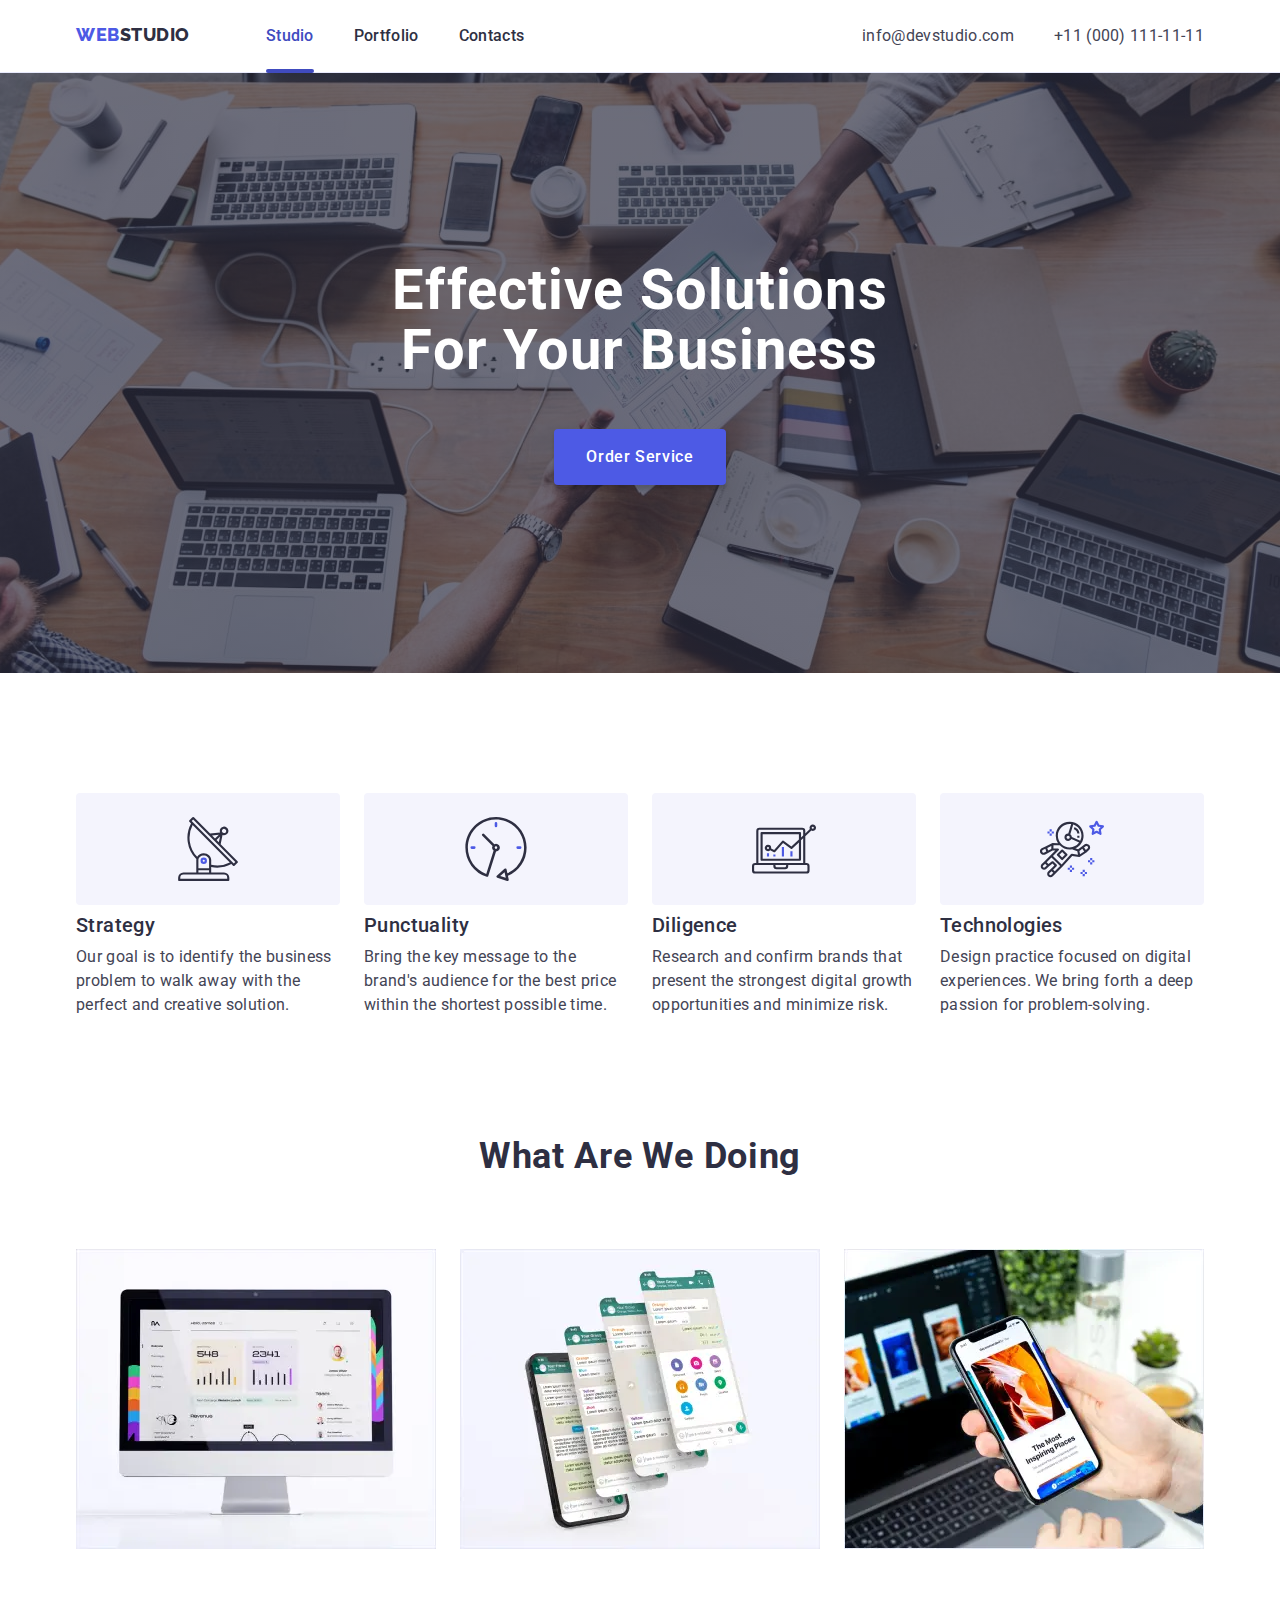
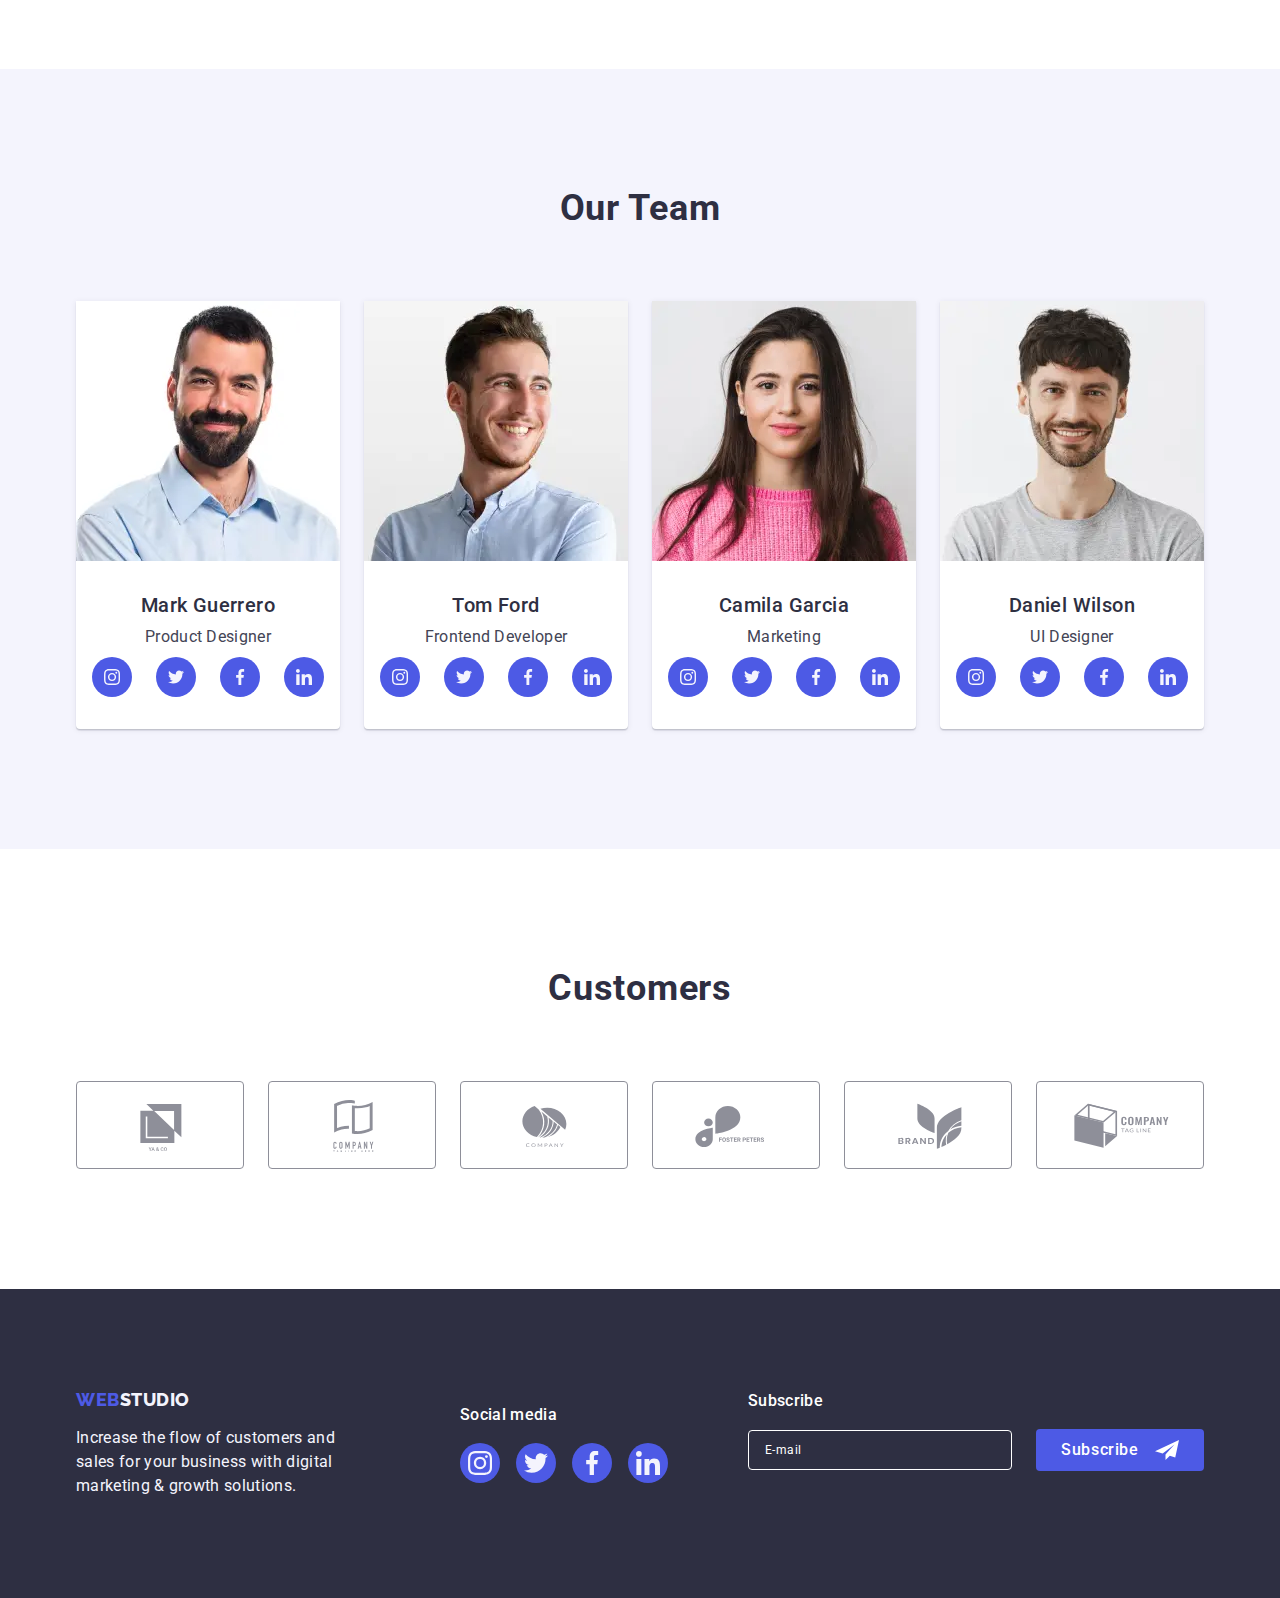
<file: index.html>
<!DOCTYPE html>
<html lang="en">
  <head>
    <meta charset="UTF-8" />
    <meta http-equiv="X-UA-Compatible" content="IE=edge" />
    <meta name="viewport" content="width=device-width, initial-scale=1.0" />
    <title>Studio</title>
    <link rel="preconnect" href="https://fonts.googleapis.com" />
    <link rel="preconnect" href="https://fonts.gstatic.com" crossorigin />
    <link
      rel="stylesheet"
      href="https://cdnjs.cloudflare.com/ajax/libs/modern-normalize/1.1.0/modern-normalize.min.css"
    />
    <link
      href="https://fonts.googleapis.com/css2?family=Raleway:wght@800&family=Roboto:wght@400;500;700&display=swap"
      rel="stylesheet"
    />
    <link rel="stylesheet" href="./css/styles.css" />
  </head>
  <body>
    <header class="header">
      <div class="container">
        <nav class="header-navigation">
          <a class="logo link" href="./index.html">
            Web<span class="logo-second-part">Studio</span>
          </a>
          <ul class="header-list list">
            <li class="item">
              <a class="header-link link current-page-link" href="./index.html"
                >Studio</a
              >
            </li>
            <li class="item">
              <a class="header-link link" href="./portfolio.html">Portfolio</a>
            </li>
            <li class="item">
              <a class="header-link link" href="">Contacts</a>
            </li>
          </ul>
        </nav>
        <address class="address">
          <ul class="address-list list">
            <li class="item">
              <a class="address-link link" href="mailto:info@devstudio.com"
                >info@devstudio.com
              </a>
            </li>
            <li class="item">
              <a class="address-link link" href="tel:+110001111111"
                >+11 (000) 111-11-11</a
              >
            </li>
          </ul>
        </address>
        <button
          class="open-menu-button js-open-menu"
          aria-expanded="false"
          aria-controls="mobile-menu"
        >
          <svg class="open-menu-icon" width="32" height="22">
            <use href="./images/icons.svg#icon-menu-hamburger"></use>
          </svg>
        </button>
      </div>
    </header>
    <main>
      <section class="section-hero">
        <div class="container">
          <h1 class="hero-title">Effective Solutions for Your Business</h1>
          <button class="hero-button button" type="button" data-modal-open>
            Order Service
          </button>
        </div>
      </section>
      <section class="section-advantages">
        <div class="container">
          <h2 class="advantages-title visually-hidden" hidden>Advantages</h2>
          <ul class="advantages-list list">
            <li class="item">
              <div class="wrapper">
                <svg class="wrapper-icon" width="64" height="64">
                  <use href="./images/icons.svg#advantages-strategy"></use>
                </svg>
              </div>
              <h3 class="advantages-subtitle subtitle">Strategy</h3>
              <p class="advantages-text text">
                Our goal is to identify the business problem to walk away with
                the perfect and creative solution.
              </p>
            </li>
            <li class="item">
              <div class="wrapper">
                <svg class="wrapper-icon" width="64" height="64">
                  <use href="./images/icons.svg#advantages-punctuality"></use>
                </svg>
              </div>
              <h3 class="advantages-subtitle subtitle">Punctuality</h3>
              <p class="advantages-text text">
                Bring the key message to the brand's audience for the best price
                within the shortest possible time.
              </p>
            </li>
            <li class="item">
              <div class="wrapper">
                <svg class="wrapper-icon" width="64" height="64">
                  <use href="./images/icons.svg#advantages-diligence"></use>
                </svg>
              </div>
              <h3 class="advantages-subtitle subtitle">Diligence</h3>
              <p class="advantages-text text">
                Research and confirm brands that present the strongest digital
                growth opportunities and minimize risk.
              </p>
            </li>
            <li class="item">
              <div class="wrapper">
                <svg class="wrapper-icon" width="64" height="64">
                  <use href="./images/icons.svg#advantages-technologies"></use>
                </svg>
              </div>
              <h3 class="advantages-subtitle subtitle">Technologies</h3>
              <p class="advantages-text text">
                Design practice focused on digital experiences. We bring forth a
                deep passion for problem-solving.
              </p>
            </li>
          </ul>
        </div>
      </section>
      <section class="section-examples">
        <div class="container">
          <h2 class="examples-title second-title">What are we doing</h2>
          <ul class="examples-list list">
            <li class="item">
              <picture>
                <source
                  srcset="
                    ./images/advantages/advantages-1.webp    1x,
                    ./images/advantages/advantages-1@2x.webp 2x
                  "
                  type="image/webp"
                />
                <source
                  srcset="
                    ./images/advantages/advantages-1-min.jpg    1x,
                    ./images/advantages/advantages-1@2x-min.jpg 2x
                  "
                  type="image/jpeg"
                />

                <img
                  src="./images/advantages/advantages-1-min.jpg"
                  alt="monitor web app"
                  width="360"
                  height="300"
                />
              </picture>
            </li>
            <li class="item">
              <picture>
                <source
                  srcset="
                    ./images/advantages/advantages-2.webp    1x,
                    ./images/advantages/advantages-2@2x.webp 2x
                  "
                  type="image/webp"
                />
                <source
                  srcset="
                    ./images/advantages/advantages-2-min.jpg    1x,
                    ./images/advantages/advantages-2@2x-min.jpg 2x
                  "
                  type="image/jpeg"
                />

                <img
                  src="./images/advantages/advantages-2-min.jpg"
                  alt="monitor web app"
                  width="360"
                  height="300"
                />
              </picture>
            </li>
            <li class="item">
              <picture>
                <source
                  srcset="
                    ./images/advantages/advantages-3.webp    1x,
                    ./images/advantages/advantages-3@2x.webp 2x
                  "
                  type="image/webp"
                />
                <source
                  srcset="
                    ./images/advantages/advantages-3-min.jpg    1x,
                    ./images/advantages/advantages-3@2x-min.jpg 2x
                  "
                  type="image/jpeg"
                />

                <img
                  src="./images/advantages/advantages-3-min.jpg"
                  alt="monitor web app"
                  width="360"
                  height="300"
                />
              </picture>
            </li>
          </ul>
        </div>
      </section>
      <section class="section-team">
        <div class="container">
          <h2 class="team-title second-title">Our Team</h2>
          <ul class="team-list list">
            <li class="item">
              <picture>
                <source
                  srcset="
                    ./images/team/team-1.webp    1x,
                    ./images/team/team-1@2x.webp 2x
                  "
                  type="image/webp"
                />
                <source
                  srcset="
                    ./images/team/team-1-min.jpg    1x,
                    ./images/team/team-1@2x-min.jpg 2x
                  "
                  type="image/jpeg"
                />
                <img
                  src="./images/team/team-1-min.jpg"
                  alt="man"
                  width="264"
                  height="260"
                />
              </picture>

              <div class="content">
                <h3 class="team-subtitle subtitle">Mark Guerrero</h3>
                <p class="team-text text">Product Designer</p>
                <ul class="team-socials-list socials-list list">
                  <li class="socials-item">
                    <a href="" class="socials-link link"
                      ><svg class="socials-icon" width="16" height="16">
                        <use href="./images/icons.svg#instagram"></use>
                      </svg>
                    </a>
                  </li>
                  <li class="socials-item">
                    <a href="" class="socials-link link"
                      ><svg class="socials-icon" width="16" height="16">
                        <use href="./images/icons.svg#twitter"></use>
                      </svg>
                    </a>
                  </li>
                  <li class="socials-item">
                    <a href="" class="socials-link link"
                      ><svg class="socials-icon" width="16" height="16">
                        <use href="./images/icons.svg#facebook"></use>
                      </svg>
                    </a>
                  </li>
                  <li class="socials-item">
                    <a href="" class="socials-link link"
                      ><svg class="socials-icon" width="16" height="16">
                        <use href="./images/icons.svg#linkedin"></use>
                      </svg>
                    </a>
                  </li>
                </ul>
              </div>
            </li>
            <li class="item">
              <picture>
                <source
                  srcset="
                    ./images/team/team-2.webp    1x,
                    ./images/team/team-2@2x.webp 2x
                  "
                  type="image/webp"
                />
                <source
                  srcset="
                    ./images/team/team-2-min.jpg    1x,
                    ./images/team/team-2@2x-min.jpg 2x
                  "
                  type="image/jpeg"
                />
                <img
                  src="./images/team/team-2-min.jpg"
                  alt="man"
                  width="264"
                  height="260"
                />
              </picture>
              <div class="content">
                <h3 class="team-subtitle subtitle">Tom Ford</h3>
                <p class="team-text text">Frontend Developer</p>
                <ul class="team-socials-list socials-list list">
                  <li class="socials-item">
                    <a href="" class="socials-link link"
                      ><svg class="socials-icon" width="16" height="16">
                        <use href="./images/icons.svg#instagram"></use>
                      </svg>
                    </a>
                  </li>
                  <li class="socials-item">
                    <a href="" class="socials-link link"
                      ><svg class="socials-icon" width="16" height="16">
                        <use href="./images/icons.svg#twitter"></use>
                      </svg>
                    </a>
                  </li>
                  <li class="socials-item">
                    <a href="" class="socials-link link"
                      ><svg class="socials-icon" width="16" height="16">
                        <use href="./images/icons.svg#facebook"></use>
                      </svg>
                    </a>
                  </li>
                  <li class="socials-item">
                    <a href="" class="socials-link link"
                      ><svg class="socials-icon" width="16" height="16">
                        <use href="./images/icons.svg#linkedin"></use>
                      </svg>
                    </a>
                  </li>
                </ul>
              </div>
            </li>
            <li class="item">
              <picture>
                <source
                  srcset="
                    ./images/team/team-3.webp    1x,
                    ./images/team/team-3@2x.webp 2x
                  "
                  type="image/webp"
                />
                <source
                  srcset="
                    ./images/team/team-3-min.jpg    1x,
                    ./images/team/team-3@2x-min.jpg 2x
                  "
                  type="image/jpeg"
                />
                <img
                  src="./images/team/team-3-min.jpg"
                  alt="woman"
                  width="264"
                  height="260"
                />
              </picture>
              <div class="content">
                <h3 class="team-subtitle subtitle">Camila Garcia</h3>
                <p class="team-text text">Marketing</p>
                <ul class="team-socials-list socials-list list">
                  <li class="socials-item">
                    <a href="" class="socials-link link"
                      ><svg class="socials-icon" width="16" height="16">
                        <use href="./images/icons.svg#instagram"></use>
                      </svg>
                    </a>
                  </li>
                  <li class="socials-item">
                    <a href="" class="socials-link link"
                      ><svg class="socials-icon" width="16" height="16">
                        <use href="./images/icons.svg#twitter"></use>
                      </svg>
                    </a>
                  </li>
                  <li class="socials-item">
                    <a href="" class="socials-link link"
                      ><svg class="socials-icon" width="16" height="16">
                        <use href="./images/icons.svg#facebook"></use>
                      </svg>
                    </a>
                  </li>
                  <li class="socials-item">
                    <a href="" class="socials-link link"
                      ><svg class="socials-icon" width="16" height="16">
                        <use href="./images/icons.svg#linkedin"></use>
                      </svg>
                    </a>
                  </li>
                </ul>
              </div>
            </li>
            <li class="item">
              <picture>
                <source
                  srcset="
                    ./images/team/team-4.webp    1x,
                    ./images/team/team-4@2x.webp 2x
                  "
                  type="image/webp"
                />
                <source
                  srcset="
                    ./images/team/team-4-min.jpg    1x,
                    ./images/team/team-4@2x-min.jpg 2x
                  "
                  type="image/jpeg"
                />
                <img
                  src="./images/team/team-4-min.jpg"
                  alt="man"
                  width="264"
                  height="260"
                />
              </picture>
              <div class="content">
                <h3 class="team-subtitle subtitle">Daniel Wilson</h3>
                <p class="team-text text">UI Designer</p>
                <ul class="team-socials-list socials-list list">
                  <li class="socials-item">
                    <a href="" class="socials-link link"
                      ><svg class="socials-icon" width="16" height="16">
                        <use href="./images/icons.svg#instagram"></use>
                      </svg>
                    </a>
                  </li>
                  <li class="socials-item">
                    <a href="" class="socials-link link"
                      ><svg class="socials-icon" width="16" height="16">
                        <use href="./images/icons.svg#twitter"></use>
                      </svg>
                    </a>
                  </li>
                  <li class="socials-item">
                    <a href="" class="socials-link link"
                      ><svg class="socials-icon" width="16" height="16">
                        <use href="./images/icons.svg#facebook"></use>
                      </svg>
                    </a>
                  </li>
                  <li class="socials-item">
                    <a href="" class="socials-link link"
                      ><svg class="socials-icon" width="16" height="16">
                        <use href="./images/icons.svg#linkedin"></use>
                      </svg>
                    </a>
                  </li>
                </ul>
              </div>
            </li>
          </ul>
        </div>
      </section>
      <section class="section-customers">
        <div class="container">
          <h2 class="customers-title second-title">Customers</h2>
          <ul class="customers-list list">
            <li class="item">
              <a href="" class="customers-link link"
                ><svg class="customers-icon" width="104" height="56">
                  <use href="./images/icons.svg#customer-1"></use>
                </svg>
              </a>
            </li>
            <li class="item">
              <a href="" class="customers-link link"
                ><svg class="customers-icon" width="104" height="56">
                  <use href="./images/icons.svg#customer-2"></use>
                </svg>
              </a>
            </li>
            <li class="item">
              <a href="" class="customers-link link"
                ><svg class="customers-icon" width="104" height="56">
                  <use href="./images/icons.svg#customer-3"></use>
                </svg>
              </a>
            </li>
            <li class="item">
              <a href="" class="customers-link link"
                ><svg class="customers-icon" width="104" height="56">
                  <use href="./images/icons.svg#customer-4"></use>
                </svg>
              </a>
            </li>
            <li class="item">
              <a href="" class="customers-link link"
                ><svg class="customers-icon" width="104" height="56">
                  <use href="./images/icons.svg#customer-5 "></use>
                </svg>
              </a>
            </li>
            <li class="item">
              <a href="" class="customers-link link"
                ><svg class="customers-icon" width="104" height="56">
                  <use href="./images/icons.svg#customer-6"></use>
                </svg>
              </a>
            </li>
          </ul>
        </div>
      </section>
    </main>
    <footer class="footer">
      <div class="container">
        <div class="footer-info-box">
          <a class="logo link" href="./index.html"
            >Web<span class="logo-second-part">Studio</span>
          </a>
          <p class="footer-text text">
            Increase the flow of customers and sales for your business with
            digital marketing & growth solutions.
          </p>
        </div>
        <div class="footer-socials-box">
          <p class="footer-text-medium text-medium">Social media</p>
          <ul class="footer-socials-list socials-list list">
            <li class="socials-item">
              <a href="" class="socials-link link"
                ><svg class="socials-icon" width="24" height="24">
                  <use href="./images/icons.svg#instagram"></use>
                </svg>
              </a>
            </li>
            <li class="socials-item">
              <a href="" class="socials-link link"
                ><svg class="socials-icon" width="24" height="24">
                  <use href="./images/icons.svg#twitter"></use>
                </svg>
              </a>
            </li>
            <li class="socials-item">
              <a href="" class="socials-link link"
                ><svg class="socials-icon" width="24" height="24">
                  <use href="./images/icons.svg#facebook"></use>
                </svg>
              </a>
            </li>
            <li class="socials-item">
              <a href="" class="socials-link link"
                ><svg class="socials-icon" width="24" height="24">
                  <use href="./images/icons.svg#linkedin"></use>
                </svg>
              </a>
            </li>
          </ul>
        </div>
        <div class="footer-form-box">
          <p class="footer-text-medium text-medium">Subscribe</p>
          <form class="footer-form">
            <label class="footer-form-label">
              <input
                class="footer-form-input"
                type="email"
                name="email"
                placeholder="E-mail"
                required
              />
            </label>
            <button class="footer-form-button button" type="submit">
              Subscribe
              <svg class="footer-form-button-icon" width="24" height="24">
                <use href="./images/icons.svg#subscribe"></use>
              </svg>
            </button>
          </form>
        </div>
      </div>
    </footer>
    <div class="backdrop is-hidden" data-modal>
      <div class="modal">
        <button
          class="close-modal-button close-button"
          type="button"
          data-modal-close
        >
          <svg class="close-icon" width="8" height="8">
            <use href="./images/icons.svg#close"></use>
          </svg>
        </button>
        <strong class="modal-title text-medium">
          Leave your contacts and we will call you back
        </strong>
        <form class="modal-form">
          <label class="modal-form-label">
            <span class="modal-form-label-text">Name</span>
            <span class="modal-form-field">
              <input
                class="modal-form-input"
                type="text"
                name="name"
                required
              />
              <svg class="modal-form-icon" width="18" height="18">
                <use href="./images/icons.svg#modal-name"></use>
              </svg>
            </span>
          </label>
          <label class="modal-form-label">
            <span class="modal-form-label-text">Phone</span>
            <span class="modal-form-field">
              <input
                class="modal-form-input"
                type="tel"
                name="phone"
                required
              />
              <svg class="modal-form-icon" width="18" height="24">
                <use href="./images/icons.svg#modal-phone"></use>
              </svg>
            </span>
          </label>
          <label class="modal-form-label">
            <span class="modal-form-label-text">Email</span>
            <span class="modal-form-field">
              <input
                class="modal-form-input"
                type="email"
                name="email"
                required
              />
              <svg class="modal-form-icon" width="18" height="24">
                <use href="./images/icons.svg#modal-email"></use>
              </svg>
            </span>
          </label>
          <label class="modal-form-label">
            <span class="modal-form-label-text">Comment</span>
            <textarea
              class="modal-form-textarea text-small"
              name="comment"
              placeholder="Text input"
            ></textarea>
          </label>
          <label class="modal-form-policy-label">
            <input
              class="modal-form-policy-checkbox visually-hidden"
              type="checkbox"
              name="policy"
              value="accept"
              required
            />
            <span class="modal-form-policy-wrapper"
              ><svg class="modal-form-policy-icon" width="10" height="8">
                <use href="./images/icons.svg#checkbox"></use>
              </svg>
            </span>
            <span class="modal-form-policy-text text-small"
              >I accept the terms and conditions of the
              <a href="" class="modal-form-policy-link">Privacy Policy</a>
            </span>
          </label>
          <button class="modal-form-policy-button button" type="submit">
            Send
          </button>
        </form>
      </div>
    </div>

    <div class="menu-container js-menu-container" id="mobile-menu">
      <button
        class="close-menu-button close-button js-close-menu"
        type="button"
      >
        <svg class="close-icon" width="8" height="8">
          <use href="./images/icons.svg#close"></use>
        </svg>
      </button>
      <ul class="mobile-menu-list list">
        <li class="mobile-menu-item">
          <a href="" class="mobile-menu-link link current-page-link">Studio</a>
        </li>
        <li class="mobile-menu-item">
          <a href="./portfolio.html" class="mobile-menu-link link">Portfolio</a>
        </li>
        <li class="mobile-menu-item">
          <a href="" class="mobile-menu-link link">Contacts</a>
        </li>
      </ul>
      <ul class="mobile-menu-address list">
        <li class="mobile-tel">
          <a class="mobile-tel-link link" href="tel:+110001111111"
            >+11 (000) 111-11-11
          </a>
        </li>
        <li class="mobile-mail">
          <a class="mobile-mail-link link" href="mailto:info@devstudio.com"
            >info@devstudio.com
          </a>
        </li>
      </ul>

      <ul class="mobile-menu-socials-list socials-list list">
        <li class="socials-item">
          <a href="" class="socials-link link"
            ><svg class="socials-icon" width="24" height="24">
              <use href="./images/icons.svg#instagram"></use>
            </svg>
          </a>
        </li>
        <li class="socials-item">
          <a href="" class="socials-link link"
            ><svg class="socials-icon" width="24" height="24">
              <use href="./images/icons.svg#twitter"></use>
            </svg>
          </a>
        </li>
        <li class="socials-item">
          <a href="" class="socials-link link"
            ><svg class="socials-icon" width="24" height="24">
              <use href="./images/icons.svg#facebook"></use>
            </svg>
          </a>
        </li>
        <li class="socials-item">
          <a href="" class="socials-link link"
            ><svg class="socials-icon" width="24" height="24">
              <use href="./images/icons.svg#linkedin"></use>
            </svg>
          </a>
        </li>
      </ul>
    </div>

    <script src="./js/modal.js"></script>
    <script src="./js/mobile-menu.js"></script>
  </body>
</html>
</file>
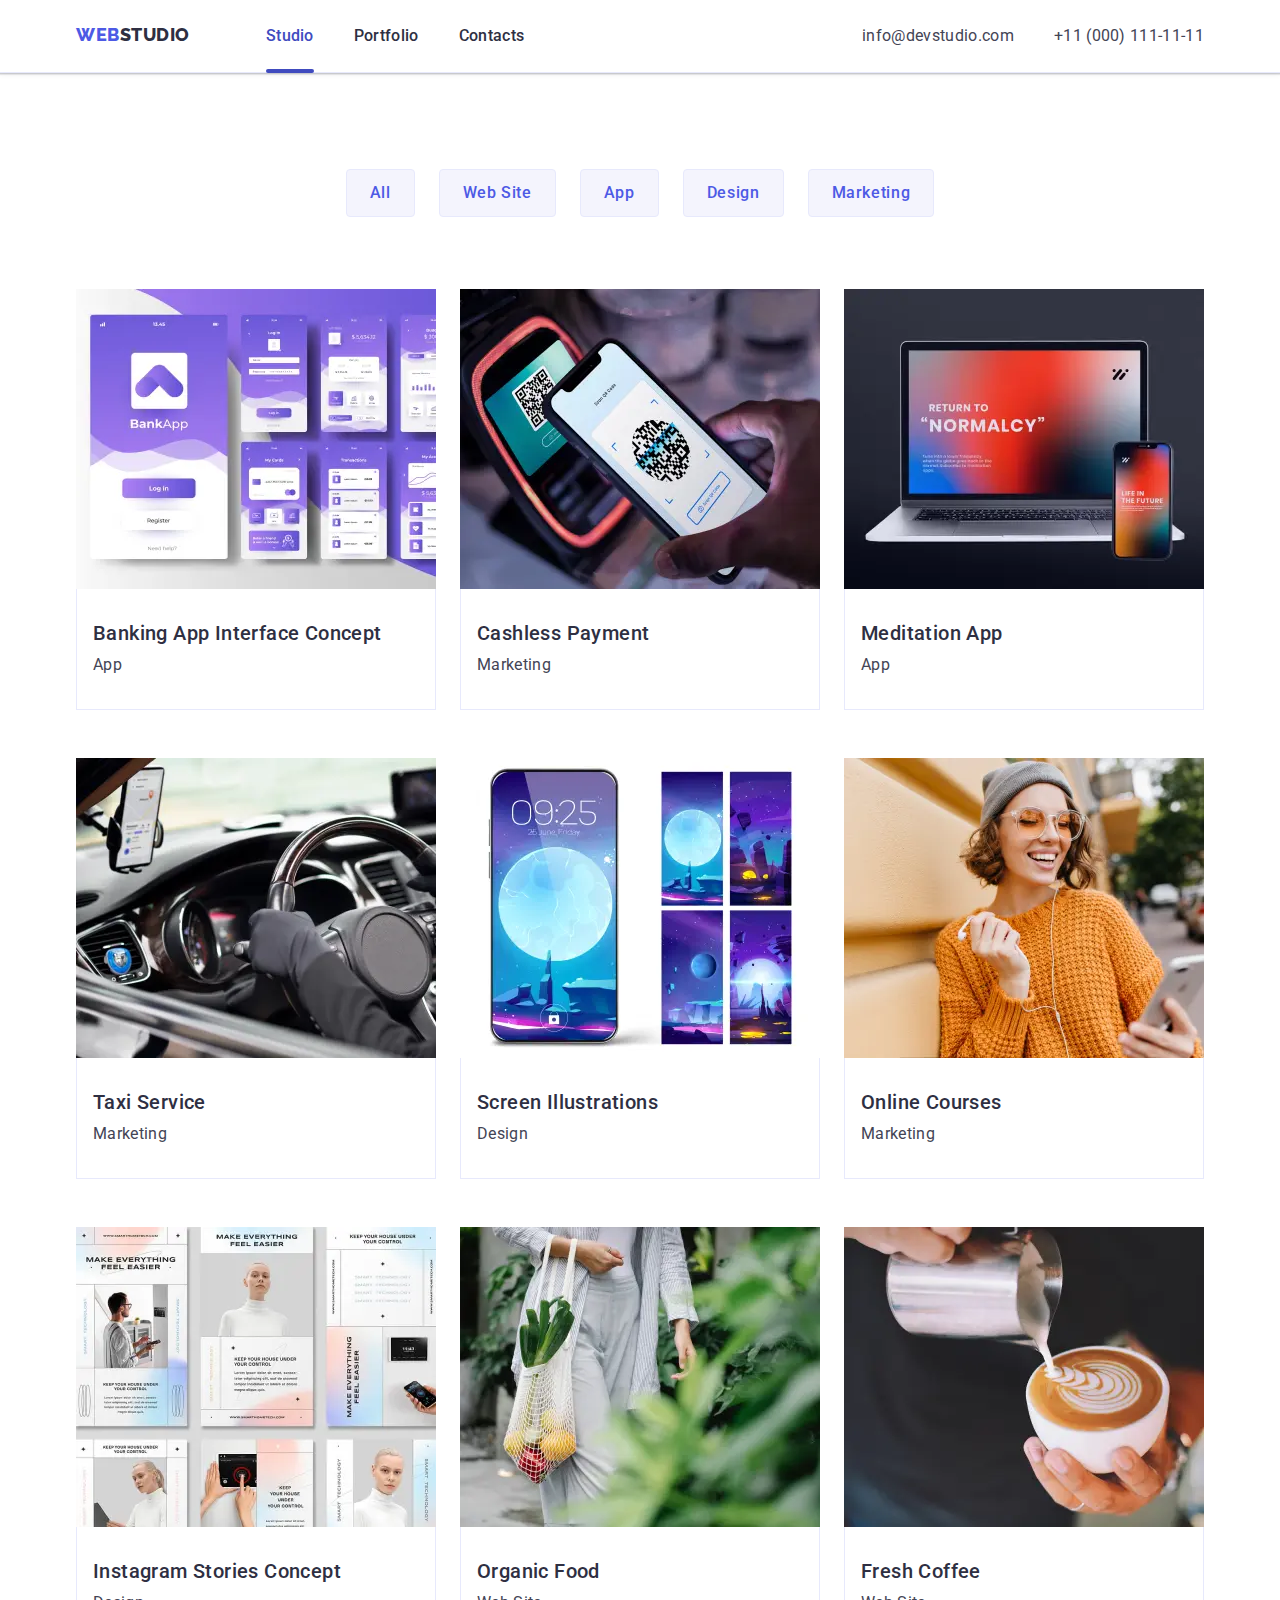
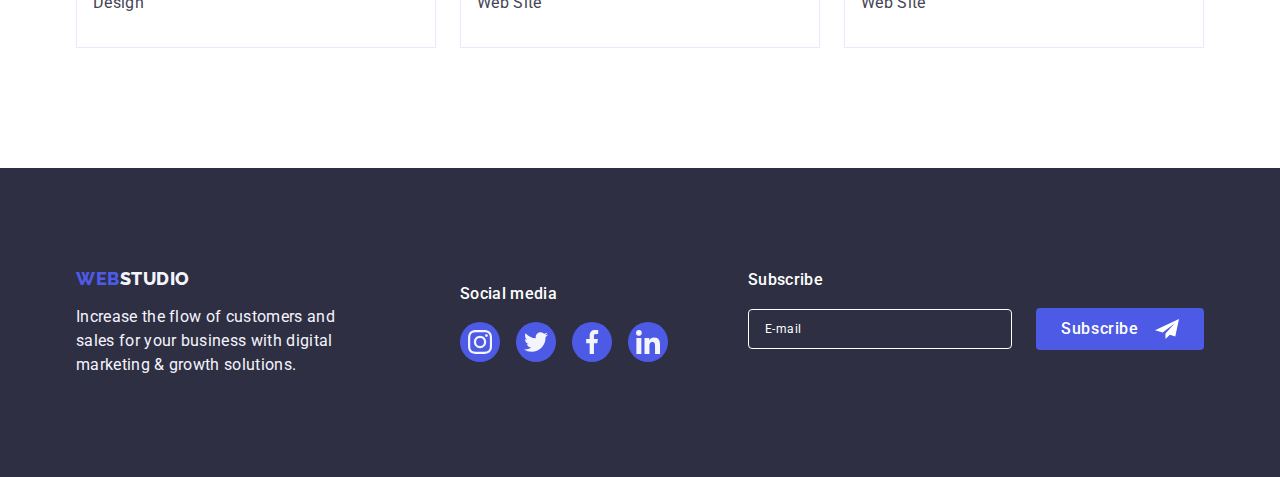
<file: portfolio.html>
<!DOCTYPE html>
<html lang="en">
  <head>
    <meta charset="UTF-8" />
    <meta http-equiv="X-UA-Compatible" content="IE=edge" />
    <meta name="viewport" content="width=device-width, initial-scale=1.0" />
    <title>Studio</title>
    <link rel="preconnect" href="https://fonts.googleapis.com" />
    <link rel="preconnect" href="https://fonts.gstatic.com" crossorigin />
    <link
      rel="stylesheet"
      href="https://cdnjs.cloudflare.com/ajax/libs/modern-normalize/1.1.0/modern-normalize.min.css"
    />
    <link
      href="https://fonts.googleapis.com/css2?family=Raleway:wght@800&family=Roboto:wght@400;500;700&display=swap"
      rel="stylesheet"
    />
    <link rel="stylesheet" href="./css/styles.css" />
  </head>
  <body>
    <header class="header">
      <div class="container">
        <nav class="header-navigation">
          <a class="logo link" href="./index.html">
            Web<span class="logo-second-part">Studio</span>
          </a>
          <ul class="header-list list">
            <li class="item">
              <a class="header-link link current-page-link" href="./index.html"
                >Studio</a
              >
            </li>
            <li class="item">
              <a class="header-link link" href="./portfolio.html">Portfolio</a>
            </li>
            <li class="item">
              <a class="header-link link" href="">Contacts</a>
            </li>
          </ul>
        </nav>
        <address class="address">
          <ul class="address-list list">
            <li class="item">
              <a class="address-link link" href="mailto:info@devstudio.com"
                >info@devstudio.com
              </a>
            </li>
            <li class="item">
              <a class="address-link link" href="tel:+110001111111"
                >+11 (000) 111-11-11</a
              >
            </li>
          </ul>
        </address>
        <button
          class="open-menu-button js-open-menu"
          aria-expanded="false"
          aria-controls="mobile-menu"
        >
          <svg class="open-menu-icon" width="32" height="22">
            <use href="./images/icons.svg#icon-menu-hamburger"></use>
          </svg>
        </button>
      </div>
    </header>
    <main>
      <section class="section-application">
        <div class="container">
          <h1 class="title-hidden" hidden>
            Effective Solutions for Your Business
          </h1>
          <ul class="application-button-list list">
            <li class="item">
              <button class="application-button button" type="button">
                All
              </button>
            </li>
            <li class="item">
              <button class="application-button button" type="button">
                Web Site
              </button>
            </li>
            <li class="item">
              <button class="application-button button" type="button">
                App
              </button>
            </li>
            <li class="item">
              <button class="application-button button" type="button">
                Design
              </button>
            </li>
            <li class="item">
              <button class="application-button button" type="button">
                Marketing
              </button>
            </li>
          </ul>
          <ul class="application-list list">
            <li class="item">
              <a href="" class="application-link link"
                ><div class="application-wrapper">
                  <picture>
                    <source
                      srcset="
                        ./images/portfolio/portfolio-1_tab_desk@1x.webp 1x,
                        ./images/portfolio/portfolio-1_tab_desk@2x.webp 2x
                      "
                      type="image/webp"
                    />
                    <source
                      srcset="
                        ./images/portfolio/portfolio-1_tab_desk@1x-min.jpg 1x,
                        ./images/portfolio/portfolio-1_tab_desk@2x-min.jpg 2x
                      "
                      type="image/jpeg"
                    />
                    <img
                      src="./images/portfolio/portfolio-1_tab_desk@1x-min.jpg"
                      alt="banking app interface"
                      width="360"
                      height="300"
                    />
                  </picture>

                  <p class="application-overlay text">
                    14 Stylish and User-Friendly App Design Concepts · Task
                    Manager App · Calorie Tracker App · Exotic Fruit Ecommerce
                    App · Cloud Storage App
                  </p>
                </div>
                <div class="content">
                  <h2 class="application-subtitle subtitle">
                    Banking App Interface Concept
                  </h2>
                  <p class="application-text text">App</p>
                </div>
              </a>
            </li>
            <li class="item">
              <a href="" class="application-link link"
                ><div class="application-wrapper">
                  <picture>
                    <source
                      srcset="
                        ./images/portfolio/portfolio-2_tab_desk@1x.webp 1x,
                        ./images/portfolio/portfolio-2_tab_desk@2x.webp 2x
                      "
                      type="image/webp"
                    />
                    <source
                      srcset="
                        ./images/portfolio/portfolio-2_tab_desk@1x-min.jpg 1x,
                        ./images/portfolio/portfolio-2_tab_desk@2x-min.jpg 2x
                      "
                      type="image/jpeg"
                    />
                    <img
                      src="./images/portfolio/portfolio-2_tab_desk@1x-min.jpg"
                      alt="banking app interface"
                      width="360"
                      height="300"
                    />
                  </picture>
                  <p class="application-overlay text">
                    14 Stylish and User-Friendly App Design Concepts · Task
                    Manager App · Calorie Tracker App · Exotic Fruit Ecommerce
                    App · Cloud Storage App
                  </p>
                </div>
                <div class="content">
                  <h2 class="application-subtitle subtitle">
                    Cashless Payment
                  </h2>
                  <p class="application-text text">Marketing</p>
                </div>
              </a>
            </li>
            <li class="item">
              <a href="" class="application-link link"
                ><div class="application-wrapper">
                  <picture>
                    <source
                      srcset="
                        ./images/portfolio/portfolio-3_tab_desk@1x.webp 1x,
                        ./images/portfolio/portfolio-3_tab_desk@2x.webp 2x
                      "
                      type="image/webp"
                    />
                    <source
                      srcset="
                        ./images/portfolio/portfolio-3_tab_desk@1x-min.jpg 1x,
                        ./images/portfolio/portfolio-3_tab_desk@2x-min.jpg 2x
                      "
                      type="image/jpeg"
                    />
                    <img
                      src="./images/portfolio/portfolio-3_tab_desk@1x-min.jpg"
                      alt="banking app interface"
                      width="360"
                      height="300"
                    />
                  </picture>
                  <p class="application-overlay text">
                    14 Stylish and User-Friendly App Design Concepts · Task
                    Manager App · Calorie Tracker App · Exotic Fruit Ecommerce
                    App · Cloud Storage App
                  </p>
                </div>
                <div class="content">
                  <h2 class="application-subtitle subtitle">Meditation App</h2>
                  <p class="application-text text">App</p>
                </div>
              </a>
            </li>
            <li class="item">
              <a href="" class="application-link link"
                ><div class="application-wrapper">
                  <picture>
                    <source
                      srcset="
                        ./images/portfolio/portfolio-4_tab_desk@1x.webp 1x,
                        ./images/portfolio/portfolio-4_tab_desk@2x.webp 2x
                      "
                      type="image/webp"
                    />
                    <source
                      srcset="
                        ./images/portfolio/portfolio-4_tab_desk@1x-min.jpg 1x,
                        ./images/portfolio/portfolio-4_tab_desk@2x-min.jpg 2x
                      "
                      type="image/jpeg"
                    />
                    <img
                      src="./images/portfolio/portfolio-4_tab_desk@1x-min.jpg"
                      alt="banking app interface"
                      width="360"
                      height="300"
                    />
                  </picture>
                  <p class="application-overlay text">
                    14 Stylish and User-Friendly App Design Concepts · Task
                    Manager App · Calorie Tracker App · Exotic Fruit Ecommerce
                    App · Cloud Storage App
                  </p>
                </div>
                <div class="content">
                  <h2 class="application-subtitle subtitle">Taxi Service</h2>
                  <p class="application-text text">Marketing</p>
                </div>
              </a>
            </li>
            <li class="item">
              <a href="" class="application-link link">
                <div class="application-wrapper">
                  <picture>
                    <source
                      srcset="
                        ./images/portfolio/portfolio-5_tab_desk@1x.webp 1x,
                        ./images/portfolio/portfolio-5_tab_desk@2x.webp 2x
                      "
                      type="image/webp"
                    />
                    <source
                      srcset="
                        ./images/portfolio/portfolio-5_tab_desk@1x-min.jpg 1x,
                        ./images/portfolio/portfolio-5_tab_desk@2x-min.jpg 2x
                      "
                      type="image/jpeg"
                    />
                    <img
                      src="./images/portfolio/portfolio-5_tab_desk@1x-min.jpg"
                      alt="banking app interface"
                      width="360"
                      height="300"
                    />
                  </picture>
                  <p class="application-overlay text">
                    14 Stylish and User-Friendly App Design Concepts · Task
                    Manager App · Calorie Tracker App · Exotic Fruit Ecommerce
                    App · Cloud Storage App
                  </p>
                </div>
                <div class="content">
                  <h2 class="application-subtitle subtitle">
                    Screen Illustrations
                  </h2>
                  <p class="application-text text">Design</p>
                </div>
              </a>
            </li>
            <li class="item">
              <a href="" class="application-link link"
                ><div class="application-wrapper">
                  <picture>
                    <source
                      srcset="
                        ./images/portfolio/portfolio-6_tab_desk@1x.webp 1x,
                        ./images/portfolio/portfolio-6_tab_desk@2x.webp 2x
                      "
                      type="image/webp"
                    />
                    <source
                      srcset="
                        ./images/portfolio/portfolio-6_tab_desk@1x-min.jpg 1x,
                        ./images/portfolio/portfolio-6_tab_desk@2x-min.jpg 2x
                      "
                      type="image/jpeg"
                    />
                    <img
                      src="./images/portfolio/portfolio-6_tab_desk@1x-min.jpg"
                      alt="banking app interface"
                      width="360"
                      height="300"
                    />
                  </picture>
                  <p class="application-overlay text">
                    14 Stylish and User-Friendly App Design Concepts · Task
                    Manager App · Calorie Tracker App · Exotic Fruit Ecommerce
                    App · Cloud Storage App
                  </p>
                </div>
                <div class="content">
                  <h2 class="application-subtitle subtitle">Online Courses</h2>
                  <p class="application-text text">Marketing</p>
                </div>
              </a>
            </li>
            <li class="item">
              <a href="" class="application-link link"
                ><div class="application-wrapper">
                  <picture>
                    <source
                      srcset="
                        ./images/portfolio/portfolio-7_tab_desk@1x.webp 1x,
                        ./images/portfolio/portfolio-7_tab_desk@2x.webp 2x
                      "
                      type="image/webp"
                    />
                    <source
                      srcset="
                        ./images/portfolio/portfolio-7_tab_desk@1x-min.jpg 1x,
                        ./images/portfolio/portfolio-7_tab_desk@2x-min.jpg 2x
                      "
                      type="image/jpeg"
                    />
                    <img
                      src="./images/portfolio/portfolio-7_tab_desk@1x-min.jpg"
                      alt="banking app interface"
                      width="360"
                      height="300"
                    />
                  </picture>
                  <p class="application-overlay text">
                    14 Stylish and User-Friendly App Design Concepts · Task
                    Manager App · Calorie Tracker App · Exotic Fruit Ecommerce
                    App · Cloud Storage App
                  </p>
                </div>
                <div class="content">
                  <h2 class="application-subtitle subtitle">
                    Instagram Stories Concept
                  </h2>
                  <p class="application-text text">Design</p>
                </div>
              </a>
            </li>
            <li class="item">
              <a href="" class="application-link link"
                ><div class="application-wrapper">
                  <picture>
                    <source
                      srcset="
                        ./images/portfolio/portfolio-8_tab_desk@1x.webp 1x,
                        ./images/portfolio/portfolio-8_tab_desk@2x.webp 2x
                      "
                      type="image/webp"
                    />
                    <source
                      srcset="
                        ./images/portfolio/portfolio-8_tab_desk@1x-min.jpg 1x,
                        ./images/portfolio/portfolio-8_tab_desk@2x-min.jpg 2x
                      "
                      type="image/jpeg"
                    />
                    <img
                      src="./images/portfolio/portfolio-8_tab_desk@1x-min.jpg"
                      alt="banking app interface"
                      width="360"
                      height="300"
                    />
                  </picture>
                  <p class="application-overlay text">
                    14 Stylish and User-Friendly App Design Concepts · Task
                    Manager App · Calorie Tracker App · Exotic Fruit Ecommerce
                    App · Cloud Storage App
                  </p>
                </div>
                <div class="content">
                  <h2 class="application-subtitle subtitle">Organic Food</h2>
                  <p class="application-text text">Web Site</p>
                </div>
              </a>
            </li>
            <li class="item">
              <a href="" class="application-link link">
                <div class="application-wrapper">
                  <picture>
                    <source
                      srcset="
                        ./images/portfolio/portfolio-9_tab_desk@1x.webp 1x,
                        ./images/portfolio/portfolio-9_tab_desk@2x.webp 2x
                      "
                      type="image/webp"
                    />
                    <source
                      srcset="
                        ./images/portfolio/portfolio-9_tab_desk@1x-min.jpg 1x,
                        ./images/portfolio/portfolio-9_tab_desk@2x-min.jpg 2x
                      "
                      type="image/jpeg"
                    />
                    <img
                      src="./images/portfolio/portfolio-9_tab_desk@1x-min.jpg"
                      alt="banking app interface"
                      width="360"
                      height="300"
                    />
                  </picture>
                  <p class="application-overlay text">
                    14 Stylish and User-Friendly App Design Concepts · Task
                    Manager App · Calorie Tracker App · Exotic Fruit Ecommerce
                    App · Cloud Storage App
                  </p>
                </div>
                <div class="content">
                  <h2 class="application-subtitle subtitle">Fresh Coffee</h2>
                  <p class="application-text text">Web Site</p>
                </div>
              </a>
            </li>
          </ul>
        </div>
      </section>
    </main>
    <footer class="footer">
      <div class="container">
        <div class="footer-info-box">
          <a class="logo link" href="./index.html"
            >Web<span class="logo-second-part">Studio</span>
          </a>
          <p class="footer-text text">
            Increase the flow of customers and sales for your business with
            digital marketing & growth solutions.
          </p>
        </div>
        <div class="footer-socials-box">
          <p class="footer-text-medium text-medium">Social media</p>
          <ul class="footer-socials-list socials-list list">
            <li class="socials-item">
              <a href="" class="socials-link link"
                ><svg class="socials-icon" width="24" height="24">
                  <use href="./images/icons.svg#instagram"></use>
                </svg>
              </a>
            </li>
            <li class="socials-item">
              <a href="" class="socials-link link"
                ><svg class="socials-icon" width="24" height="24">
                  <use href="./images/icons.svg#twitter"></use>
                </svg>
              </a>
            </li>
            <li class="socials-item">
              <a href="" class="socials-link link"
                ><svg class="socials-icon" width="24" height="24">
                  <use href="./images/icons.svg#facebook"></use>
                </svg>
              </a>
            </li>
            <li class="socials-item">
              <a href="" class="socials-link link"
                ><svg class="socials-icon" width="24" height="24">
                  <use href="./images/icons.svg#linkedin"></use>
                </svg>
              </a>
            </li>
          </ul>
        </div>
        <div class="footer-form-box">
          <p class="footer-text-medium text-medium">Subscribe</p>
          <form class="footer-form">
            <label class="footer-form-label">
              <input
                class="footer-form-input"
                type="email"
                name="email"
                placeholder="E-mail"
                required
              />
            </label>
            <button class="footer-form-button button" type="submit">
              Subscribe
              <svg class="footer-form-button-icon" width="24" height="24">
                <use href="./images/icons.svg#subscribe"></use>
              </svg>
            </button>
          </form>
        </div>
      </div>
    </footer>

    <div class="menu-container js-menu-container" id="mobile-menu">
      <button
        class="close-menu-button close-button js-close-menu"
        type="button"
      >
        <svg class="close-icon" width="8" height="8">
          <use href="./images/icons.svg#close"></use>
        </svg>
      </button>
      <ul class="mobile-menu-list list">
        <li class="mobile-menu-item">
          <a href="" class="mobile-menu-link link current-page-link">Studio</a>
        </li>
        <li class="mobile-menu-item">
          <a href="./portfolio.html" class="mobile-menu-link link">Portfolio</a>
        </li>
        <li class="mobile-menu-item">
          <a href="" class="mobile-menu-link link">Contacts</a>
        </li>
      </ul>
      <ul class="mobile-menu-address list">
        <li class="mobile-tel">
          <a class="mobile-tel-link link" href="tel:+110001111111"
            >+11 (000) 111-11-11
          </a>
        </li>
        <li class="mobile-mail">
          <a class="mobile-mail-link link" href="mailto:info@devstudio.com"
            >info@devstudio.com
          </a>
        </li>
      </ul>

      <ul class="mobile-menu-socials-list socials-list list">
        <li class="socials-item">
          <a href="" class="socials-link link"
            ><svg class="socials-icon" width="24" height="24">
              <use href="./images/icons.svg#instagram"></use>
            </svg>
          </a>
        </li>
        <li class="socials-item">
          <a href="" class="socials-link link"
            ><svg class="socials-icon" width="24" height="24">
              <use href="./images/icons.svg#twitter"></use>
            </svg>
          </a>
        </li>
        <li class="socials-item">
          <a href="" class="socials-link link"
            ><svg class="socials-icon" width="24" height="24">
              <use href="./images/icons.svg#facebook"></use>
            </svg>
          </a>
        </li>
        <li class="socials-item">
          <a href="" class="socials-link link"
            ><svg class="socials-icon" width="24" height="24">
              <use href="./images/icons.svg#linkedin"></use>
            </svg>
          </a>
        </li>
      </ul>
    </div>

    <script src="./js/mobile-menu.js"></script>
  </body>
</html>
</file>
<file: css/styles.css>
:root {
}
body {
  font-family: "Roboto", sans-serif;

  background-color: #ffffff;
  color: #434455;
}
h1,
h2,
h3,
p {
  margin-top: 0px;
  margin-bottom: 0px;
}
img {
  display: block;
  max-width: 100%;
  height: auto;
}
.link {
  text-decoration: none;
}
.list {
  margin-top: 0px;
  margin-bottom: 0px;
  padding-left: 0px;

  list-style: none;
}
.second-title {
  font-weight: 700;
  font-size: 36px;
  line-height: 1.11;
  text-align: center;
  letter-spacing: 0.02em;
  text-transform: capitalize;

  color: #2e2f42;
}

.subtitle {
  font-weight: 500;
  font-size: 20px;
  line-height: 1.2;
  letter-spacing: 0.02em;
  text-transform: capitalize;

  color: #2e2f42;
}
.visually-hidden {
  position: absolute;
  width: 1px;
  height: 1px;
  margin: -1px;
  border: 0;
  padding: 0;
  white-space: nowrap;
  clip-path: inset(100%);
  clip: rect(0 0 0 0);
  overflow: hidden;
}
.text {
  font-size: 16px;
  line-height: 1.5;
  letter-spacing: 0.02em;
}
.text-medium {
  font-size: 16px;
  line-height: 1.5;
  font-weight: 500;
  letter-spacing: 0.02em;
}
.text-small {
  font-size: 12px;
  line-height: 1.17;
  letter-spacing: 0.04em;
}
.button {
  display: inline-block;

  font-family: inherit;
  font-weight: 500;
  font-size: 16px;
  line-height: 1.5;
  letter-spacing: 0.04em;
  text-align: center;
  cursor: pointer;
  color: #ffffff;

  background-color: #4d5ae5;
  border-radius: 4px;
  border-width: 1px;
  border-style: solid;
  border-color: transparent;
  transition: background-color 250ms cubic-bezier(0.4, 0, 0.2, 1);
}
.button:is(:hover, :focus) {
  background-color: #404bbf;
}

.logo {
  display: block;
  padding-top: 24px;
  padding-bottom: 24px;

  font-family: "Raleway", sans-serif;
  font-weight: 800;
  font-size: 18px;
  line-height: 1.17;
  letter-spacing: 0.03em;
  text-transform: uppercase;

  color: #4d5ae5;
}
.container {
  min-width: 320px;
  max-width: 428px;
  margin-left: auto;
  margin-right: auto;
  padding-left: 15px;
  padding-right: 15px;
}
@media only screen and (min-width: 768px) {
  .container {
    max-width: 768px;
  }
}
@media only screen and (min-width: 1158px) {
  .container {
    max-width: 1158px;
  }
}

/** ----------------SOCIAL MEDIA LIST------------------ */

.socials-list {
  display: flex;
  /* justify-content: center; */
}
.socials-item {
  width: 40px;
  height: 40px;
}

.socials-link {
  display: inline-flex;
  justify-content: center;
  align-items: center;
  width: 100%;
  height: 100%;

  background-color: #4d5ae5;
  border-radius: 50%;
  fill: #ffffff;
  transition: background-color 250ms cubic-bezier(0.4, 0, 0.2, 1);
}
.socials-link:is(:hover, :focus) {
  background-color: #404bbf;
}

/** --------------------MAIN PAGE--------------------- */

/** ----------------------HEADER--------------------- */

.header {
  border-bottom: 1px solid #e7e9fc;
  box-shadow: 0px 2px 1px rgba(46, 47, 66, 0.08),
    0px 1px 1px rgba(46, 47, 66, 0.16), 0px 1px 6px rgba(46, 47, 66, 0.08);
}
.header > .container {
  display: flex;
  align-items: center;
}
.header-navigation {
  display: flex;
}
.header .logo-second-part {
  color: #2e2f42;
}
.header-list {
  display: none;
}
@media only screen and (min-width: 768px) {
  .header-list {
    display: flex;
    margin-left: 120px;
    gap: 40px;
  }
}
@media only screen and (min-width: 1158px) {
  .header-list {
    margin-left: 76px;
  }
}

.header-link {
  position: relative;

  display: inline-block;
  padding-top: 24px;
  padding-bottom: 24px;

  font-weight: 500;
  font-size: 16px;
  line-height: 1.5;
  letter-spacing: 0.02em;
  color: #2e2f42;

  transition: color 250ms cubic-bezier(0.4, 0, 0.2, 1);
}
.header-link:is(:hover, :focus) {
  color: #404bbf;
}
.current-page-link {
  color: #404bbf;
}
.header-link.current-page-link::after {
  content: "";
  position: absolute;
  left: 0;
  bottom: -1px;

  display: block;
  width: 100%;
  height: 4px;

  background-color: #404bbf;
  border-radius: 2px;
}
.address {
  margin-left: auto;

  font-style: normal;
}
@media only screen and (max-width: 767px) {
  .address {
    display: none;
  }
}
.address-list {
  display: flex;
  flex-wrap: wrap;
  gap: 12px;
  justify-content: flex-end;
}
@media only screen and (min-width: 1158px) {
  .address-list {
    gap: 40px;
  }
}
.address-link {
  display: inline-block;

  font-size: 14px;
  line-height: 1.17;
  letter-spacing: 0.04em;
  color: currentColor;

  transition: color 250ms cubic-bezier(0.4, 0, 0.2, 1);
}
.address-link:is(:hover, :focus) {
  color: #404bbf;
}
@media only screen and (min-width: 1158px) {
  .address-link {
    padding-top: 24px;
    padding-bottom: 24px;

    font-size: 16px;
    line-height: 1.5;
    letter-spacing: 0.02em;
  }
}
.open-menu-button {
  display: inline-block;
  width: 32px;
  height: 22px;
  margin-left: auto;
  padding: 0;

  background-color: transparent;
  border: 0;
  color: #2e2f42;
}
@media only screen and (min-width: 768px) {
  .open-menu-button {
    display: none;
  }
}
.open-menu-icon {
  overflow: visible;
  stroke: currentColor;
}

/** ----------------------HERO--------------------- */

.section-hero {
  min-width: 320px;
  height: 432px;
  padding-top: 112px;
  padding-bottom: 112px;
  margin-left: auto;
  margin-right: auto;

  text-align: center;

  background-color: #2e2f42;
  background-image: linear-gradient(
      to right,
      rgba(46, 47, 66, 0.7),
      rgba(46, 47, 66, 0.7)
    ),
    url("../images/hero/bg_mob@1x-min.jpg");

  background-repeat: no-repeat;
  background-position: center;
  background-size: cover;
}
@media (min-device-pixel-ratio: 2),
  (min-resolution: 192dpi),
  (min-resolution: 2dppx) {
  .section-hero {
    background-image: linear-gradient(
        to right,
        rgba(46, 47, 66, 0.7),
        rgba(46, 47, 66, 0.7)
      ),
      url("../images/hero/bg_mob@2x-min.jpg");
  }
}

@media only screen and (min-width: 429px) {
  .section-hero {
    background-image: linear-gradient(
        to right,
        rgba(46, 47, 66, 0.7),
        rgba(46, 47, 66, 0.7)
      ),
      url("../images/hero/bg_tab@1x-min.jpg");
  }
  @media (min-device-pixel-ratio: 2),
    (min-resolution: 192dpi),
    (min-resolution: 2dppx) {
    .section-hero {
      background-image: linear-gradient(
          to right,
          rgba(46, 47, 66, 0.7),
          rgba(46, 47, 66, 0.7)
        ),
        url("../images/hero/bg_tab@2x-min.jpg");
    }
  }
}

@media only screen and (min-width: 768px) {
  .section-hero {
    height: 436px;
  }
}

@media only screen and (min-width: 769px) {
  .section-hero {
    background-image: linear-gradient(
        to right,
        rgba(46, 47, 66, 0.7),
        rgba(46, 47, 66, 0.7)
      ),
      url("../images/hero/bg_desk@1x-min.jpg");
  }
  @media (min-device-pixel-ratio: 2),
    (min-resolution: 192dpi),
    (min-resolution: 2dppx) {
    .section-hero {
      background-image: linear-gradient(
          to right,
          rgba(46, 47, 66, 0.7),
          rgba(46, 47, 66, 0.7)
        ),
        url("../images/hero/bg_desk@2x-min.jpg");
    }
  }
}

@media only screen and (min-width: 1158px) {
  .section-hero {
    max-width: 1440px;
    height: 600px;
    padding-top: 188px;
    padding-bottom: 188px;
  }
}
.hero-title {
  margin-left: auto;
  margin-right: auto;
  margin-bottom: 72px;
  max-width: 320px;

  font-weight: 700;
  font-size: 36px;
  line-height: 1.11;
  letter-spacing: 0.02em;
  text-transform: capitalize;
  color: #ffffff;
}
@media only screen and (min-width: 768px) {
  .hero-title {
    margin-bottom: 36px;
    max-width: 496px;

    font-size: 56px;
    line-height: 1.07;
  }
}
@media only screen and (min-width: 1158px) {
  .hero-title {
    margin-bottom: 48px;
  }
}

.hero-button {
  /* margin-top: 48px; */
  padding-left: 31px;
  padding-right: 31px;
  padding-top: 15px;
  padding-bottom: 15px;

  box-shadow: 0px 4px 4px rgba(0, 0, 0, 0.15);
}

/** --------------------ADVANTAGES--------------------- */

.section-advantages,
.section-team,
.section-customers {
  padding-top: 96px;
  padding-bottom: 96px;
}
@media only screen and (min-width: 1158px) {
  .section-advantages,
  .section-team,
  .section-customers {
    padding-top: 120px;
    padding-bottom: 120px;
  }
}
.advantages-title {
}
.advantages-list {
  display: flex;
  flex-wrap: wrap;
  gap: 72px 24px;
}

@media only screen and (min-width: 768px) {
  .advantages-list > .item {
    width: calc((100% - 1 * 24px) / 2);
  }
}

@media only screen and (min-width: 1158px) {
  .advantages-list > .item {
    width: calc((100% - 3 * 24px) / 4);
  }
}
.advantages-list .wrapper {
  display: none;
}
@media only screen and (min-width: 1158px) {
  .advantages-list .wrapper {
    display: flex;
    width: 264px;
    height: 112px;
    margin-bottom: 8px;
    justify-content: center;
    align-items: center;

    background-color: #f4f4fd;
    border-radius: 4px;
  }
}
.advantages-list .wrapper-icon {
}
.advantages-subtitle {
  margin-bottom: 8px;
}
@media only screen and (max-width: 767px) {
  .advantages-subtitle {
    text-align: center;
  }
}
@media only screen and (max-width: 1157px) {
  .advantages-subtitle {
    font-weight: 700;
    font-size: 36px;
    line-height: 1.11;
  }
  .advantages-text {
    font-weight: 500;
  }
}
.advantages-text {
}

/** --------------------Examples--------------------- */
.section-examples {
  padding-bottom: 120px;
}
@media only screen and (max-width: 1157px) {
  .section-examples {
    display: none;
  }
}
.examples-title {
}
.examples-list {
  display: flex;
  margin-top: 72px;
}
.examples-list > .item {
  width: calc((100% - 2 * 24px) / 3);
}
.examples-list .item + .item {
  margin-left: 24px;
}

/** ----------------------TEAM--------------------- */
@media only screen and (min-width: 768px) and (max-width: 1157px) {
  .section-team .container {
    max-width: 582px;
  }
}
.section-team {
  background-color: #f4f4fd;
}
.team-title {
}
.team-list {
  display: flex;
  flex-wrap: wrap;
  justify-content: center;
  margin-top: 72px;
  gap: 64px 24px;
}
.team-list > .item {
  width: 264px;

  background-color: #ffffff;
  box-shadow: 0px 1px 6px rgba(46, 47, 66, 0.08),
    0px 1px 1px rgba(46, 47, 66, 0.16), 0px 2px 1px rgba(46, 47, 66, 0.08);
  border-radius: 0px 0px 4px 4px;
}
.team-list .content {
  padding-left: 16px;
  padding-right: 16px;
  padding-top: 32px;
  padding-bottom: 32px;
}
.team-subtitle {
  margin-bottom: 8px;
  text-align: center;
}
.team-text {
  margin-bottom: 8px;
  text-align: center;
}
.team-socials-list {
  gap: 24px;
}

/** ---------------------CUSTOMERS--------------------- */
.section-customers {
}
@media only screen and (min-width: 768px) and (max-width: 1157px) {
  .section-customers .container {
    max-width: 582px;
  }
}
.customers-title {
}
.customers-list {
  display: flex;
  flex-wrap: wrap;
  justify-content: center;
  gap: 72px 16px;
  margin-top: 72px;
}
@media only screen and (min-width: 768px) {
  .customers-list {
    gap: 72px 24px;
  }
}
.customers-list .item {
  width: 190px;
  height: 88px;
}
@media only screen and (min-width: 768px) {
  .customers-list .item {
    width: 168px;
    height: 88px;
  }
}
.customers-link {
  display: inline-flex;
  justify-content: center;
  align-items: center;
  width: 100%;
  height: 100%;

  color: #8e8f99;
  border-width: 1px;
  border-style: solid;
  border-color: #8e8f99;
  border-radius: 4px;
  transition: border-color 250ms cubic-bezier(0.4, 0, 0.2, 1),
    color 250ms cubic-bezier(0.4, 0, 0.2, 1);
}
.customers-link:is(:hover, :focus) {
  color: #404bbf;
  border-color: #404bbf;
}
.customers-icon {
  fill: currentColor;
}

/** ----------------------FOOTER--------------------- */

.footer {
  padding-top: 96px;
  padding-bottom: 96px;
  background-color: #2e2f42;
}
@media only screen and (min-width: 1158px) {
  .footer {
    padding-top: 100px;
    padding-bottom: 100px;
  }
}
.footer .container {
  display: flex;
  flex-wrap: wrap;
  align-items: center;
}
@media only screen and (min-width: 768px) and (max-width: 1157px) {
  .footer .container {
    max-width: 582px;
  }
}
@media only screen and (max-width: 767px) {
  .footer .container {
    justify-content: center;
    flex-direction: column;
  }
}
@media only screen and (max-width: 1157px) {
  .footer .container {
    gap: 72px 24px;
  }
}
.footer-info-box {
  width: 264px;
}
.footer-text {
  color: #f4f4fd;
}
.footer .logo-second-part {
  color: #f4f4fd;
}
.footer .logo {
  padding: 0px;
  margin-bottom: 16px;
}
@media only screen and (max-width: 767px) {
  .footer .logo {
    text-align: center;
  }
}
.footer-socials-box {
  width: 208px;
}
@media only screen and (min-width: 1158px) {
  .footer-socials-box {
    margin-left: 120px;
  }
}
.footer-text-medium {
  margin-bottom: 16px;
  color: #ffffff;
}
@media only screen and (max-width: 767px) {
  .footer-text-medium {
    text-align: center;
  }
}
.footer-socials-list {
  gap: 16px;
}
.footer-socials-list .socials-link:is(:hover, :focus) {
  background-color: #31d0aa;
}
.footer-form-box {
  align-self: stretch;
}
@media only screen and (min-width: 1158px) {
  .footer-form-box {
    margin-left: 80px;
  }
}
.footer-form {
  display: flex;
  align-items: center;
  flex-direction: column;
  gap: 16px;
}
@media only screen and (min-width: 768px) {
  .footer-form {
    flex-direction: row;
    gap: 24px;
  }
}
.footer-form-label {
  width: 100%;
}
.footer-form-input {
  width: 100%;
  height: 40px;
  padding-left: 16px;
  padding-right: 0;
  padding-top: 0;
  padding-bottom: 0;

  color: #ffffff;
  font-size: 12px;
  line-height: 2;
  letter-spacing: 0.04em;

  background-color: #2e2f42;
  border-width: 1px;
  border-style: solid;
  border-color: #ffffff;
  border-radius: 4px;
  outline: 0;
}
.footer-form-input:focus {
  border-color: #4d5ae5;
}
.footer-form-input::placeholder {
  color: #ffffff;
  opacity: 1;
}
@media only screen and (min-width: 768px) {
  .footer-form-input {
    width: 264px;
  }
}
.footer-form-button {
  display: inline-flex;
  align-items: center;
  gap: 16px;
  padding-left: 24px;
  padding-right: 24px;
  padding-top: 8px;
  padding-bottom: 8px;
}
.footer-form-button-icon {
}

/** -----------------MODAL WINDOW--------------------- */

.backdrop {
  position: fixed;
  top: 0;
  left: 0;
  width: 100%;
  height: 100%;

  background-color: rgba(46, 47, 66, 0.4);
  opacity: 1;
  transition: opacity 250ms cubic-bezier(0.4, 0, 0.2, 1),
    visibility 250ms cubic-bezier(0.4, 0, 0.2, 1);
  overflow-y: scroll;
}
.backdrop.is-hidden {
  opacity: 0;
  visibility: hidden;
  pointer-events: none;
}
.modal {
  position: absolute;
  top: 96px;
  left: 50%;
  transform: translateX(-50%) scale(1);

  padding-top: 72px;
  padding-bottom: 24px;
  padding-right: 18px;
  padding-left: 18px;
  max-width: 392px;
  width: 100%;
  min-height: 584px;

  background-color: #fcfcfc;
  box-shadow: 0px 1px 1px rgba(0, 0, 0, 0.14), 0px 1px 3px rgba(0, 0, 0, 0.12),
    0px 2px 1px rgba(0, 0, 0, 0.2);
  border-radius: 4px;

  transition: transform 250ms cubic-bezier(0.4, 0, 0.2, 1);
}
.backdrop.is-hidden .modal {
  transform: translateX(-50%) scale(1.1);
}
@media only screen and (min-width: 768px) {
  .modal {
    padding-right: 24px;
    padding-left: 24px;
  }
}
@media only screen and (min-width: 1158px) {
  .modal {
    top: 50%;
    transform: translate(-50%, -50%) scale(1);
  }
  .backdrop.is-hidden .modal {
    transform: translate(-50%, -50%) scale(1.1);
  }
}
.close-button {
  position: absolute;
  top: 24px;
  right: 24px;

  display: inline-flex;
  justify-content: center;
  align-items: center;
  padding: 0;
  width: 24px;
  height: 24px;

  color: #2e2f42;

  background-color: #e7e9fc;
  border: 1px solid rgba(0, 0, 0, 0.1);
  border-radius: 50%;
  cursor: pointer;
  transition: background-color 250ms cubic-bezier(0.4, 0, 0.2, 1),
    border-color 250ms cubic-bezier(0.4, 0, 0.2, 1),
    color 250ms cubic-bezier(0.4, 0, 0.2, 1);
}
.close-button:is(:hover, :focus) {
  color: #ffffff;
  background-color: #404bbf;
  border-color: transparent;
}
.close-modal-button {
}
.close-icon {
  transition: fill 250ms cubic-bezier(0.4, 0, 0.2, 1);
  fill: currentColor;
}
.modal-title {
  display: block;
  margin-bottom: 16px;

  color: #2e2f42;
  text-align: center;
}
.modal-form {
}
.modal-form-label {
  display: block;
}
.modal-form-label + .modal-form-label {
  margin-top: 8px;
}
.modal-form-label-text {
  display: block;
  margin-bottom: 4px;

  font-size: 12px;
  line-height: 1.17;
  letter-spacing: 0.01em;
  color: #8e8f99;
}
.modal-form-field {
  display: block;
  position: relative;
}
.modal-form-input {
  display: block;
  width: 100%;
  height: 40px;
  padding-left: 38px;
  padding-right: 16px;

  outline: 0;
  border-width: 1px;
  border-style: solid;
  border-color: rgba(46, 47, 66, 0.4);
  border-radius: 4px;
  transition: border-color 250ms cubic-bezier(0.4, 0, 0.2, 1),
    fill 250ms cubic-bezier(0.4, 0, 0.2, 1);
}
.modal-form-icon {
  position: absolute;
  top: 50%;
  left: 16px;
  transform: translateY(-50%);

  fill: #2e2f42;
  transition: fill 250ms cubic-bezier(0.4, 0, 0.2, 1);
}
.modal-form-input:focus,
.modal-form-textarea:focus {
  border-color: #4d5ae5;
}
.modal-form-input:focus + .modal-form-icon {
  fill: #4d5ae5;
}
.modal-form-textarea {
  display: block;
  width: 100%;
  height: 120px;
  padding-left: 16px;
  padding-right: 16px;
  padding-top: 8px;
  padding-bottom: 8px;

  border-width: 1px;
  border-style: solid;
  border-color: rgba(46, 47, 66, 0.4);
  border-radius: 4px;
  outline: 0;
  resize: none;
}
.modal-form-textarea::placeholder {
  color: rgba(46, 47, 66, 0.4);
  opacity: 1;
}
.modal-form-policy-label {
  display: flex;
  align-items: center;
  margin-top: 16px;
}
.modal-form-policy-wrapper {
  display: inline-flex;
  justify-content: center;
  align-items: center;
  flex-shrink: 0;
  width: 16px;
  height: 16px;

  border-width: 1px;
  border-style: solid;
  border-color: rgba(46, 47, 66, 0.4);
  border-radius: 2px;
  cursor: pointer;
  background-color: #fcfcfc;
  transition: background-color 250ms cubic-bezier(0.4, 0, 0.2, 1),
    border-color 250ms cubic-bezier(0.4, 0, 0.2, 1);
}
.modal-form-policy-icon {
  opacity: 0;
  transition: opacity 250ms cubic-bezier(0.4, 0, 0.2, 1);
}
.modal-form-policy-checkbox:checked + .modal-form-policy-wrapper {
  background-color: #404bbf;
  border-color: transparent;
}

.modal-form-policy-checkbox:checked
  + .modal-form-policy-wrapper
  > .modal-form-policy-icon {
  opacity: 1;
}

.modal-form-policy-text {
  padding-left: 8px;

  color: #8e8f99;
}
.modal-form-policy-link {
  line-height: 1.33;
  color: #4d5ae5;
}
.modal-form-policy-button {
  display: block;
  min-width: 169px;
  margin-top: 24px;
  margin-left: auto;
  margin-right: auto;
  padding-left: 32px;
  padding-right: 32px;
  padding-top: 16px;
  padding-bottom: 16px;

  text-align: center;

  box-shadow: 0px 4px 4px rgba(0, 0, 0, 0.15);
}

/** --------------------MOBILE MENU--------------------- */

.menu-container {
  position: fixed;
  top: 0;
  left: 0;
  z-index: 999;

  display: flex;
  flex-direction: column;
  width: 100%;
  height: 100%;
  padding-left: 40px;
  padding-top: 80px;
  padding-right: 35px;
  padding-bottom: 40px;

  background-color: #ffffff;

  transform: translateX(100%);
  transition: transform 250ms ease-in-out;
}
.menu-container.is-open {
  transform: translateX(0);
}
.close-menu-button {
  background: rgba(231, 233, 252, 0.1);
  border: 1px solid rgba(46, 47, 66, 0.1);
}
.mobile-menu-list {
  display: flex;
  flex-direction: column;
  gap: 40px;
}
.mobile-menu-link {
  font-weight: 700;
  font-size: 36px;
  line-height: 1.11;
  letter-spacing: 0.02em;
  text-transform: capitalize;
  color: #2e2f42;
}
.mobile-menu-link:is(:hover, :focus),
.mobile-tel-link:is(:hover, :focus),
.mobile-mail-link:is(:hover, :focus) {
  color: #404bbf;
}
.current-page-link {
  color: #404bbf;
}
.mobile-menu-address {
  margin-top: auto;
  margin-bottom: 48px;
}
.mobile-tel {
  margin-bottom: 40px;
}
.mobile-tel-link {
  font-weight: 700;
  font-size: 36px;
  line-height: 1.11;
  letter-spacing: 0.02em;
  color: #4d5ae5;
}

.mobile-mail {
}
.mobile-mail-link {
  font-weight: 500;
  font-size: 20px;
  line-height: 1.2;
  letter-spacing: 0.02em;
  color: #434455;
}
.mobile-menu-socials-list {
  gap: 56px;
}
@media only screen and (max-width: 427px) {
  .mobile-menu-socials-list {
    gap: 24px;
  }
}

/** --------------------PORTFOLIO PAGE--------------------- */

.section-application {
  padding-top: 96px;
  padding-bottom: 120px;
}
.application-button-list {
  display: flex;
  justify-content: center;
  margin-bottom: 72px;
}
.application-button-list .item + .item {
  margin-left: 24px;
}
.application-button {
  padding-left: 23px;
  padding-right: 23px;
  padding-top: 11px;
  padding-bottom: 11px;

  color: #4d5ae5;

  background-color: #f4f4fd;
  border-color: #e7e9fc;
  transition-property: color, background-color, box-shadow, border-color;
  transition-duration: 250ms;
  transition-timing-function: cubic-bezier(0.4, 0, 0.2, 1);
}
.application-button:is(:hover, :focus) {
  color: #ffffff;

  /* background-color: #404bbf; */
  box-shadow: 0px 3px 1px rgba(0, 0, 0, 0.1), 0px 2px 1px rgba(0, 0, 0, 0.08),
    0px 2px 2px rgba(0, 0, 0, 0.12);
  border-color: transparent;
}
.application-list {
  display: flex;
  flex-wrap: wrap;
  margin-left: -24px;
  margin-bottom: -48px;
}
.application-list .item {
  width: calc((100% - 3 * 24px) / 3);
  margin-left: 24px;
  margin-bottom: 48px;
}
.application-link {
  display: block;

  color: currentColor;

  transition: box-shadow 250ms cubic-bezier(0.4, 0, 0.2, 1);
}
.application-link:is(:hover, :focus) {
  box-shadow: 0px 1px 6px rgba(46, 47, 66, 0.08),
    0px 1px 1px rgba(46, 47, 66, 0.16), 0px 2px 1px rgba(46, 47, 66, 0.08);
}
.application-wrapper {
  position: relative;
  overflow: hidden;
}
.application-overlay {
  position: absolute;
  top: 0;
  left: 0;
  width: 100%;
  height: 100%;
  transform: translateY(100%);

  padding-left: 32px;
  padding-right: 32px;
  padding-top: 40px;
  padding-bottom: 40px;

  color: #f4f4fd;

  background-color: #4d5ae5;
  transition: transform 250ms cubic-bezier(0.4, 0, 0.2, 1);
}

.application-link:is(:hover, :focus) .application-overlay {
  transform: translateY(0%);
}

.application-subtitle {
  margin-bottom: 8px;
}
.application-text {
}
.application-list .content {
  padding-top: 32px;
  padding-bottom: 32px;
  padding-left: 16px;
  padding-right: 16px;

  border: 1px solid #e7e9fc;
  border-top: 0px;
}
</file>
